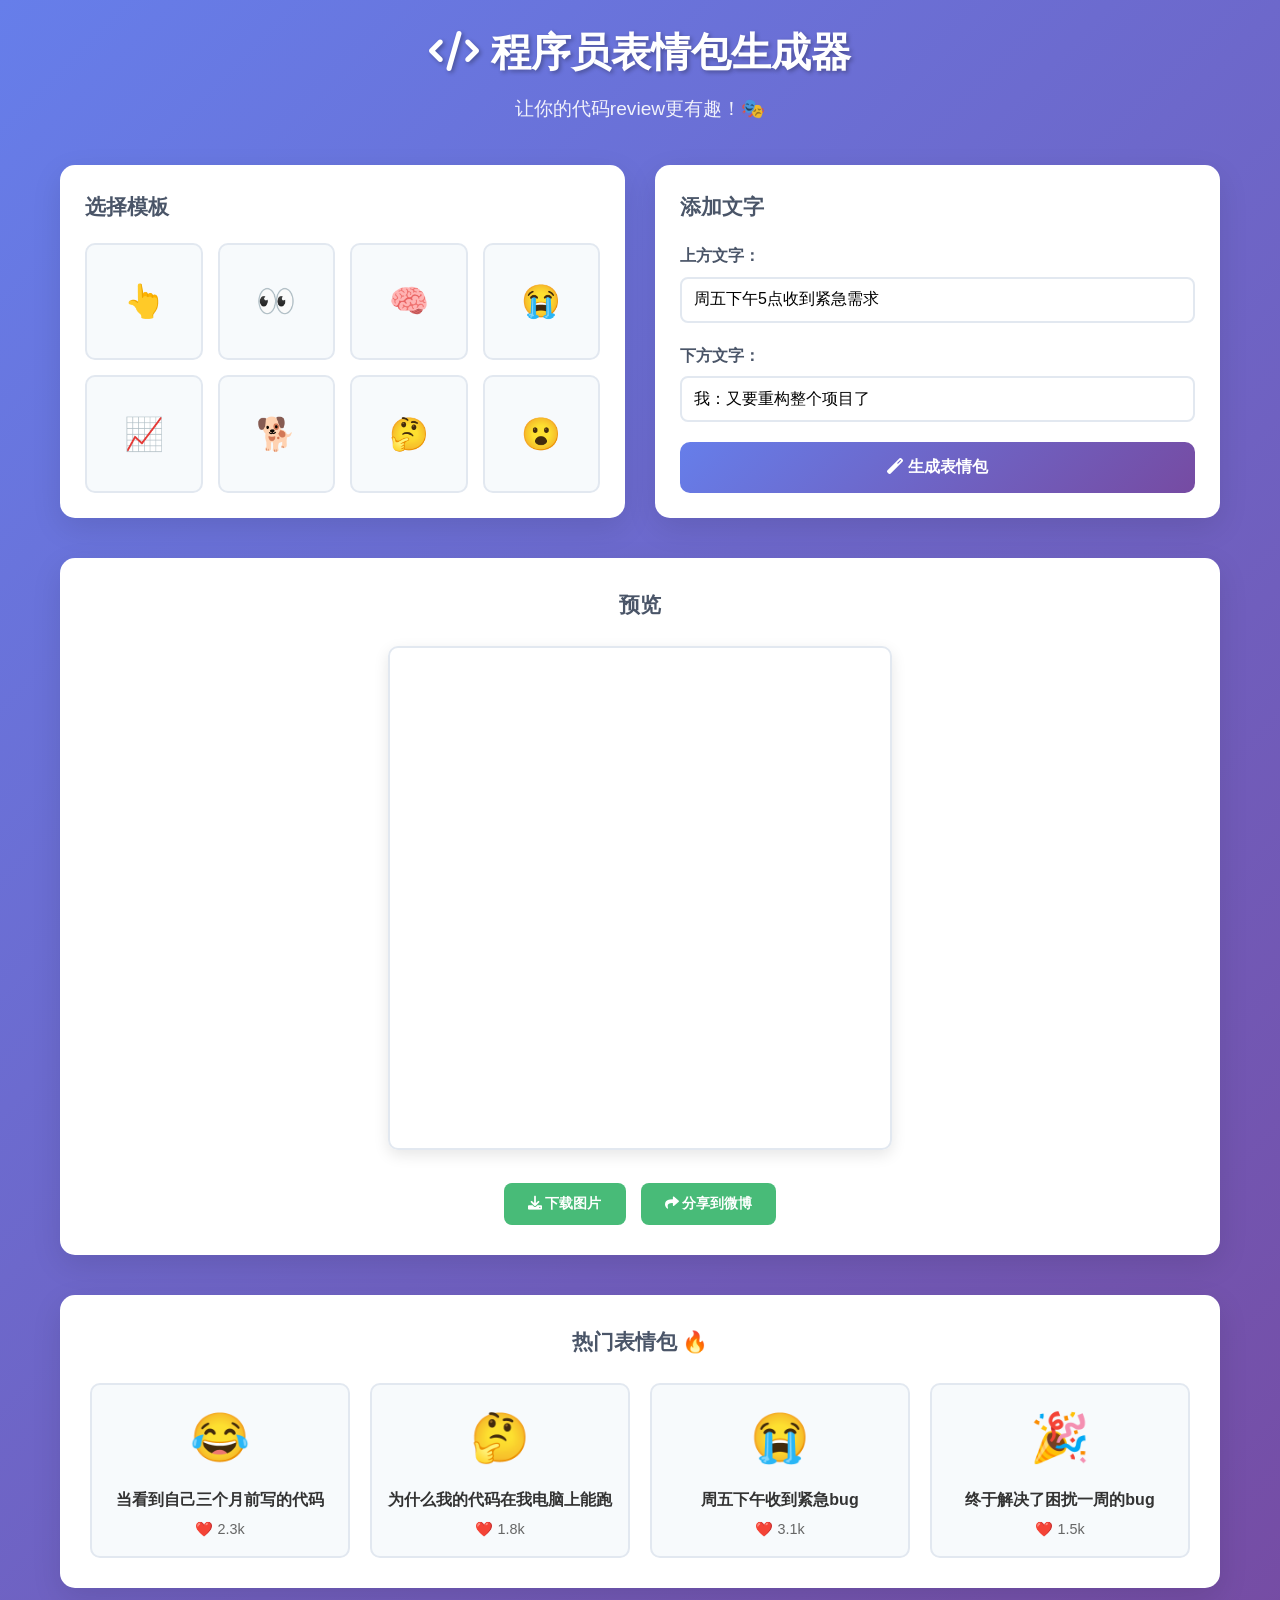
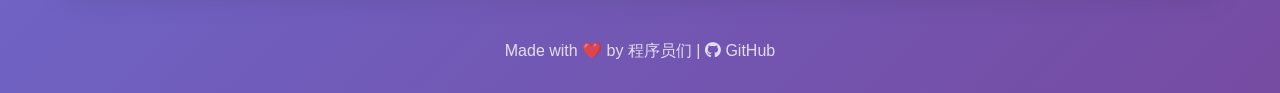
<file: src/index.html>
<!DOCTYPE html>
<html lang="zh-CN">
<head>
    <meta charset="UTF-8">
    <meta name="viewport" content="width=device-width, initial-scale=1.0">
    <title>程序员表情包生成器 | Programmer Meme Generator</title>
    <link rel="stylesheet" href="style.css">
    <link href="https://cdnjs.cloudflare.com/ajax/libs/font-awesome/6.0.0/css/all.min.css" rel="stylesheet">
</head>
<body>
    <div class="container">
        <header>
            <h1><i class="fas fa-code"></i> 程序员表情包生成器</h1>
            <p>让你的代码review更有趣！🎭</p>
        </header>

        <div class="generator-section">
            <div class="template-selector">
                <h3>选择模板</h3>
                <div class="template-grid" id="templateGrid">
                    <!-- 模板会通过JavaScript动态加载 -->
                </div>
            </div>

            <div class="text-input-section">
                <h3>添加文字</h3>
                <div class="input-group">
                    <label for="topText">上方文字：</label>
                    <input type="text" id="topText" placeholder="当产品经理说"就改一个颜色"">
                </div>
                <div class="input-group">
                    <label for="bottomText">下方文字：</label>
                    <input type="text" id="bottomText" placeholder="我内心：又要重构整个项目了">
                </div>
                <button id="generateBtn" class="generate-btn">
                    <i class="fas fa-magic"></i> 生成表情包
                </button>
            </div>
        </div>

        <div class="preview-section">
            <h3>预览</h3>
            <div class="meme-preview" id="memePreview">
                <canvas id="memeCanvas" width="500" height="500"></canvas>
            </div>
            <div class="action-buttons">
                <button id="downloadBtn" class="action-btn">
                    <i class="fas fa-download"></i> 下载图片
                </button>
                <button id="shareBtn" class="action-btn">
                    <i class="fas fa-share"></i> 分享到微博
                </button>
            </div>
        </div>

        <div class="gallery-section">
            <h3>热门表情包 🔥</h3>
            <div class="gallery-grid" id="galleryGrid">
                <!-- 示例表情包 -->
            </div>
        </div>
    </div>

    <footer>
        <p>Made with ❤️ by 程序员们 | <a href="https://github.com/yourusername/programmer-meme-generator" target="_blank">
            <i class="fab fa-github"></i> GitHub
        </a></p>
    </footer>

    <script src="script.js"></script>
</body>
</html>
</file>
<file: src/style.css>
/* 程序员表情包生成器样式 */
* {
    margin: 0;
    padding: 0;
    box-sizing: border-box;
}

body {
    font-family: 'Arial', 'Microsoft YaHei', sans-serif;
    line-height: 1.6;
    color: #333;
    background: linear-gradient(135deg, #667eea 0%, #764ba2 100%);
    min-height: 100vh;
}

.container {
    max-width: 1200px;
    margin: 0 auto;
    padding: 20px;
}

header {
    text-align: center;
    margin-bottom: 40px;
    color: white;
}

header h1 {
    font-size: 2.5em;
    margin-bottom: 10px;
    text-shadow: 2px 2px 4px rgba(0,0,0,0.3);
}

header p {
    font-size: 1.2em;
    opacity: 0.9;
}

.generator-section {
    display: grid;
    grid-template-columns: 1fr 1fr;
    gap: 30px;
    margin-bottom: 40px;
}

.template-selector, .text-input-section {
    background: white;
    padding: 25px;
    border-radius: 15px;
    box-shadow: 0 10px 30px rgba(0,0,0,0.1);
}

.template-selector h3, .text-input-section h3 {
    margin-bottom: 20px;
    color: #4a5568;
    font-size: 1.3em;
}

.template-grid {
    display: grid;
    grid-template-columns: repeat(auto-fit, minmax(100px, 1fr));
    gap: 15px;
}

.template-item {
    aspect-ratio: 1;
    background: #f7fafc;
    border: 2px solid #e2e8f0;
    border-radius: 10px;
    cursor: pointer;
    display: flex;
    align-items: center;
    justify-content: center;
    font-size: 2em;
    transition: all 0.3s ease;
}

.template-item:hover {
    border-color: #667eea;
    transform: translateY(-2px);
    box-shadow: 0 5px 15px rgba(102, 126, 234, 0.3);
}

.template-item.selected {
    border-color: #667eea;
    background: #eef2ff;
}

.input-group {
    margin-bottom: 20px;
}

.input-group label {
    display: block;
    margin-bottom: 8px;
    font-weight: 600;
    color: #4a5568;
}

.input-group input {
    width: 100%;
    padding: 12px;
    border: 2px solid #e2e8f0;
    border-radius: 8px;
    font-size: 16px;
    transition: border-color 0.3s ease;
}

.input-group input:focus {
    outline: none;
    border-color: #667eea;
    box-shadow: 0 0 0 3px rgba(102, 126, 234, 0.1);
}

.generate-btn {
    width: 100%;
    padding: 15px;
    background: linear-gradient(135deg, #667eea 0%, #764ba2 100%);
    color: white;
    border: none;
    border-radius: 10px;
    font-size: 16px;
    font-weight: 600;
    cursor: pointer;
    transition: transform 0.3s ease;
}

.generate-btn:hover {
    transform: translateY(-2px);
    box-shadow: 0 10px 25px rgba(102, 126, 234, 0.3);
}

.preview-section {
    background: white;
    padding: 30px;
    border-radius: 15px;
    box-shadow: 0 10px 30px rgba(0,0,0,0.1);
    margin-bottom: 40px;
    text-align: center;
}

.preview-section h3 {
    margin-bottom: 25px;
    color: #4a5568;
    font-size: 1.3em;
}

.meme-preview {
    margin-bottom: 25px;
}

#memeCanvas {
    max-width: 100%;
    border: 2px solid #e2e8f0;
    border-radius: 10px;
    box-shadow: 0 5px 15px rgba(0,0,0,0.1);
}

.action-buttons {
    display: flex;
    gap: 15px;
    justify-content: center;
    flex-wrap: wrap;
}

.action-btn {
    padding: 12px 24px;
    background: #48bb78;
    color: white;
    border: none;
    border-radius: 8px;
    font-size: 14px;
    font-weight: 600;
    cursor: pointer;
    transition: all 0.3s ease;
}

.action-btn:hover {
    background: #38a169;
    transform: translateY(-2px);
}

.gallery-section {
    background: white;
    padding: 30px;
    border-radius: 15px;
    box-shadow: 0 10px 30px rgba(0,0,0,0.1);
}

.gallery-section h3 {
    margin-bottom: 25px;
    color: #4a5568;
    font-size: 1.3em;
    text-align: center;
}

.gallery-grid {
    display: grid;
    grid-template-columns: repeat(auto-fit, minmax(200px, 1fr));
    gap: 20px;
}

.gallery-item {
    background: #f7fafc;
    padding: 15px;
    border-radius: 10px;
    text-align: center;
    border: 2px solid #e2e8f0;
    transition: transform 0.3s ease;
}

.gallery-item:hover {
    transform: translateY(-3px);
    box-shadow: 0 8px 25px rgba(0,0,0,0.1);
}

footer {
    text-align: center;
    padding: 30px 0;
    color: white;
    opacity: 0.8;
}

footer a {
    color: white;
    text-decoration: none;
    transition: opacity 0.3s ease;
}

footer a:hover {
    opacity: 1;
}

/* 响应式设计 */
@media (max-width: 768px) {
    .generator-section {
        grid-template-columns: 1fr;
    }
    
    .action-buttons {
        flex-direction: column;
        align-items: center;
    }
    
    .action-btn {
        width: 200px;
    }
    
    header h1 {
        font-size: 2em;
    }
}

/* 动画效果 */
@keyframes fadeInUp {
    from {
        opacity: 0;
        transform: translateY(30px);
    }
    to {
        opacity: 1;
        transform: translateY(0);
    }
}

.container > * {
    animation: fadeInUp 0.6s ease-out;
}
</file>
